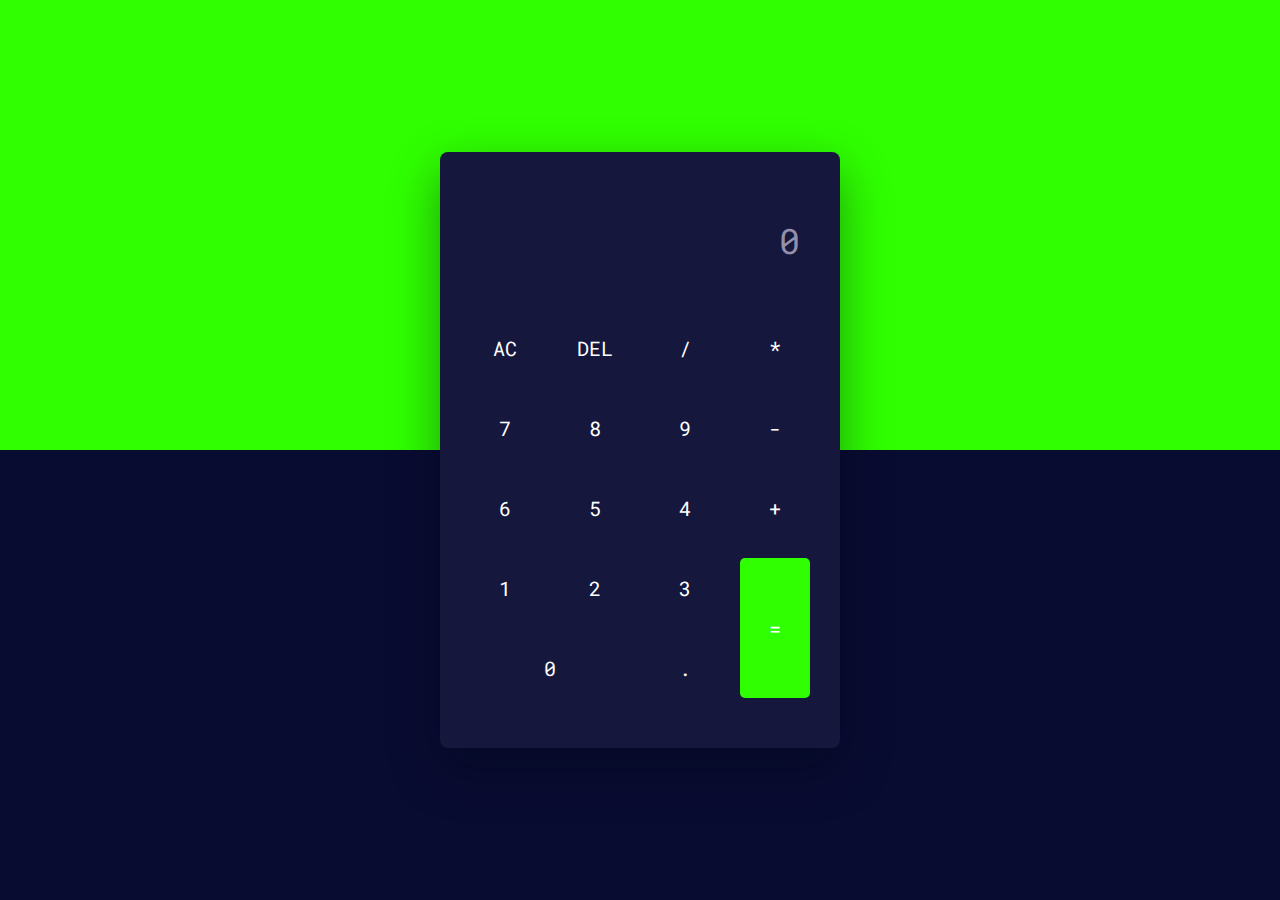
<file: CALCULATOR/index.html>
<!DOCTYPE html>
<html lang="en">
  <head>
    <meta name="viewport" content="width=device-width, initial-scale=1.0" />
    <title>Calculator</title>
    <!-- Google Font -->
    <link
      href="https://fonts.googleapis.com/css2?family=Roboto+Mono:wght@500&display=swap"
      rel="stylesheet"
    />
    <!-- Stylesheet -->
    <link rel="stylesheet" href="style.css" />
  </head>
  <body>
    <div class="calculator">
      <div class="display">
        <input type="text" placeholder="0" id="input" disabled />
      </div>
      <div class="buttons">
        <!-- Full Erase -->
        <input type="button" value="AC" id="clear" />
        <!-- Erase Single Value -->
        <input type="button" value="DEL" id="erase" />
        <input type="button" value="/" class="input-button" />
        <input type="button" value="*" class="input-button" />

        <input type="button" value="7" class="input-button" />
        <input type="button" value="8" class="input-button" />
        <input type="button" value="9" class="input-button" />
        <input type="button" value="-" class="input-button" />

        <input type="button" value="6" class="input-button" />
        <input type="button" value="5" class="input-button" />
        <input type="button" value="4" class="input-button" />
        <input type="button" value="+" class="input-button" />

        <input type="button" value="1" class="input-button" />
        <input type="button" value="2" class="input-button" />
        <input type="button" value="3" class="input-button" />

        <input type="button" value="=" id="equal" />
        <input type="button" value="0" class="input-button" />
        <input type="button" value="." class="input-button" />
      </div>
    </div>
    <!-- Script -->
    <script src="script.js"></script>
  </body>
</html>
</file>
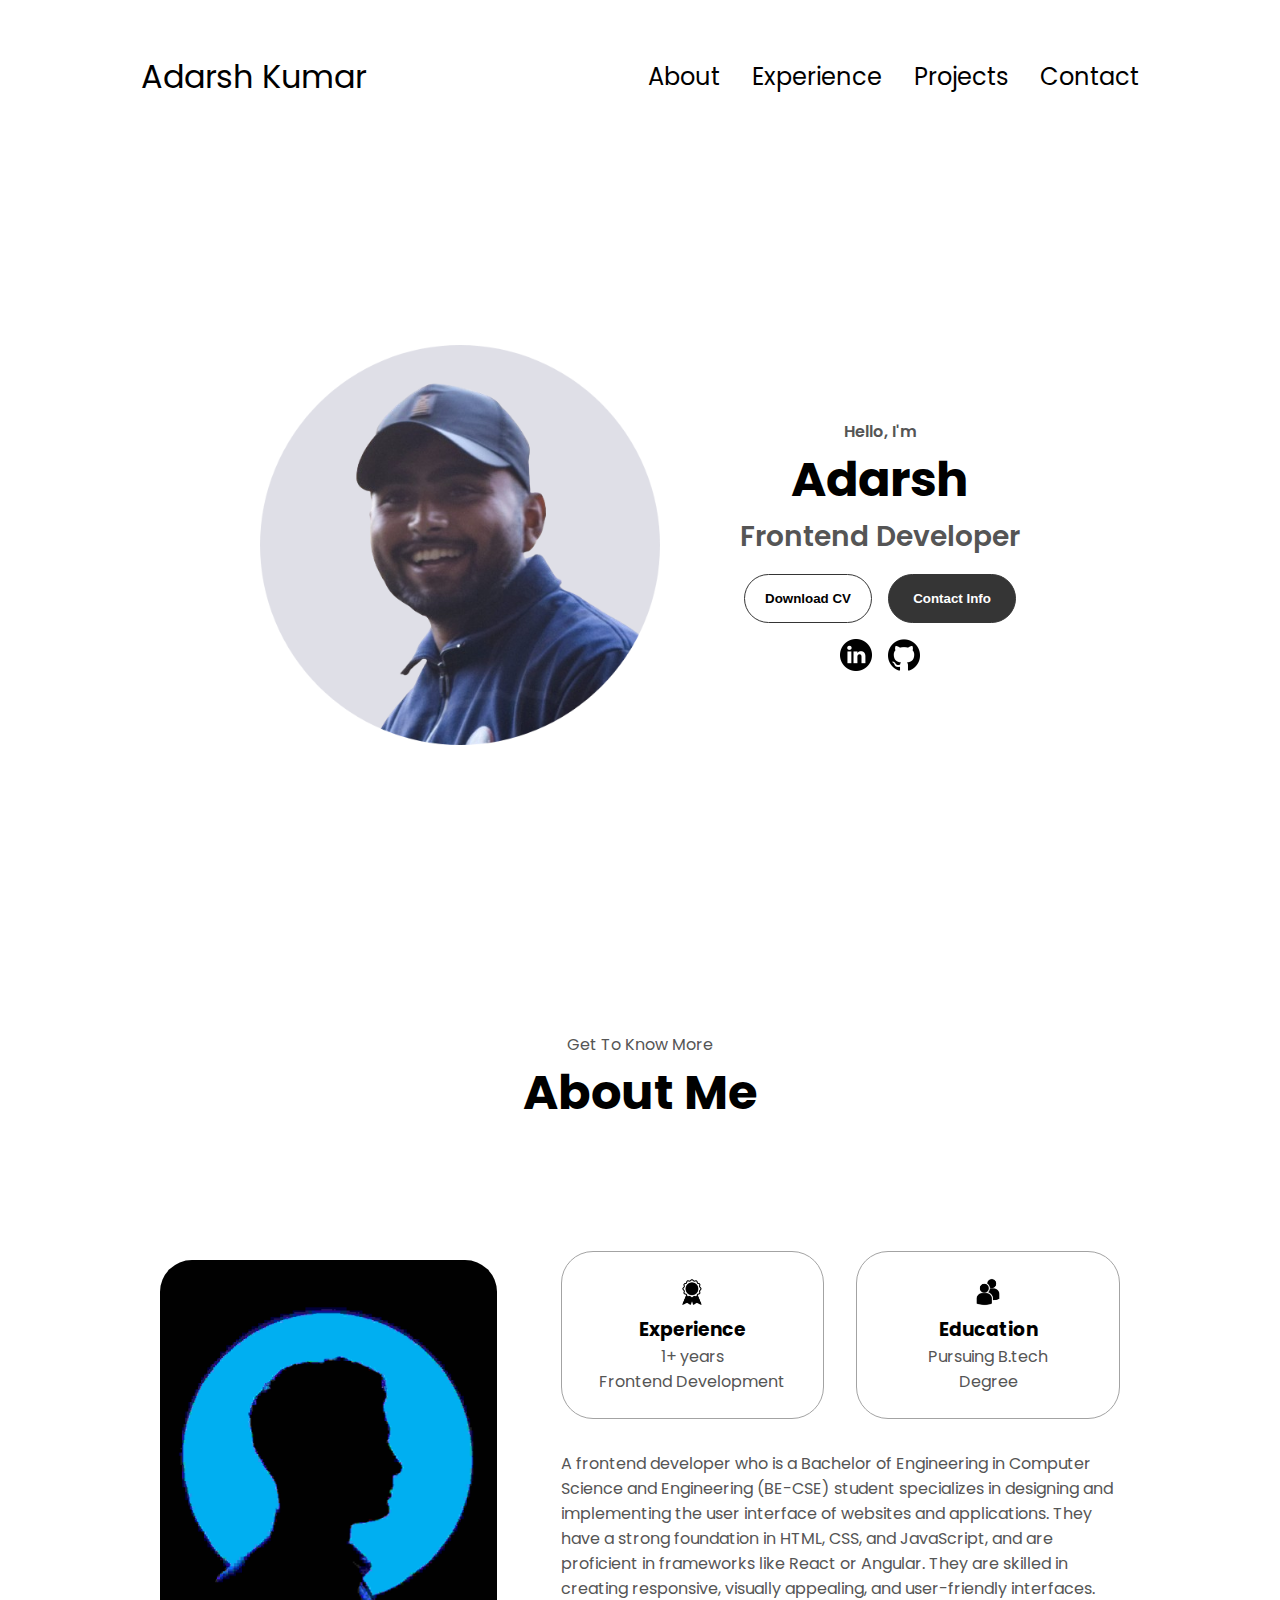
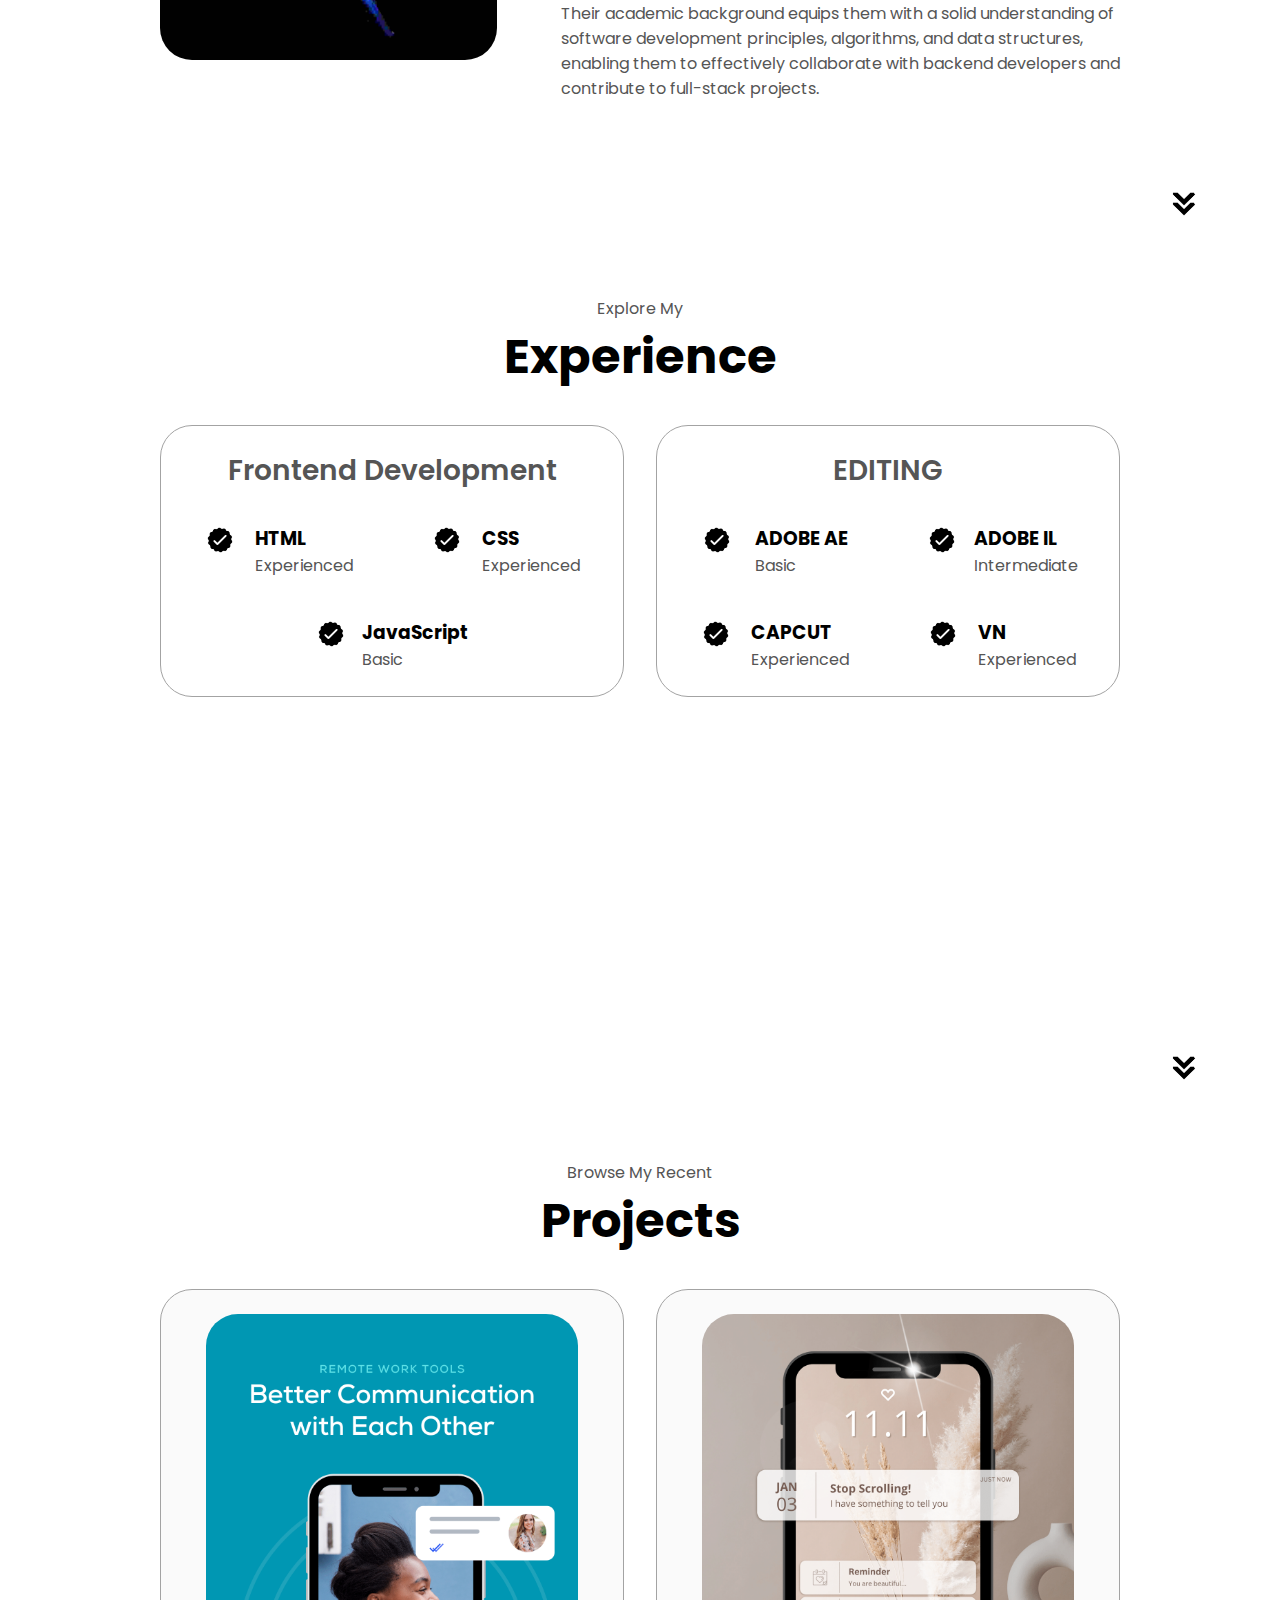
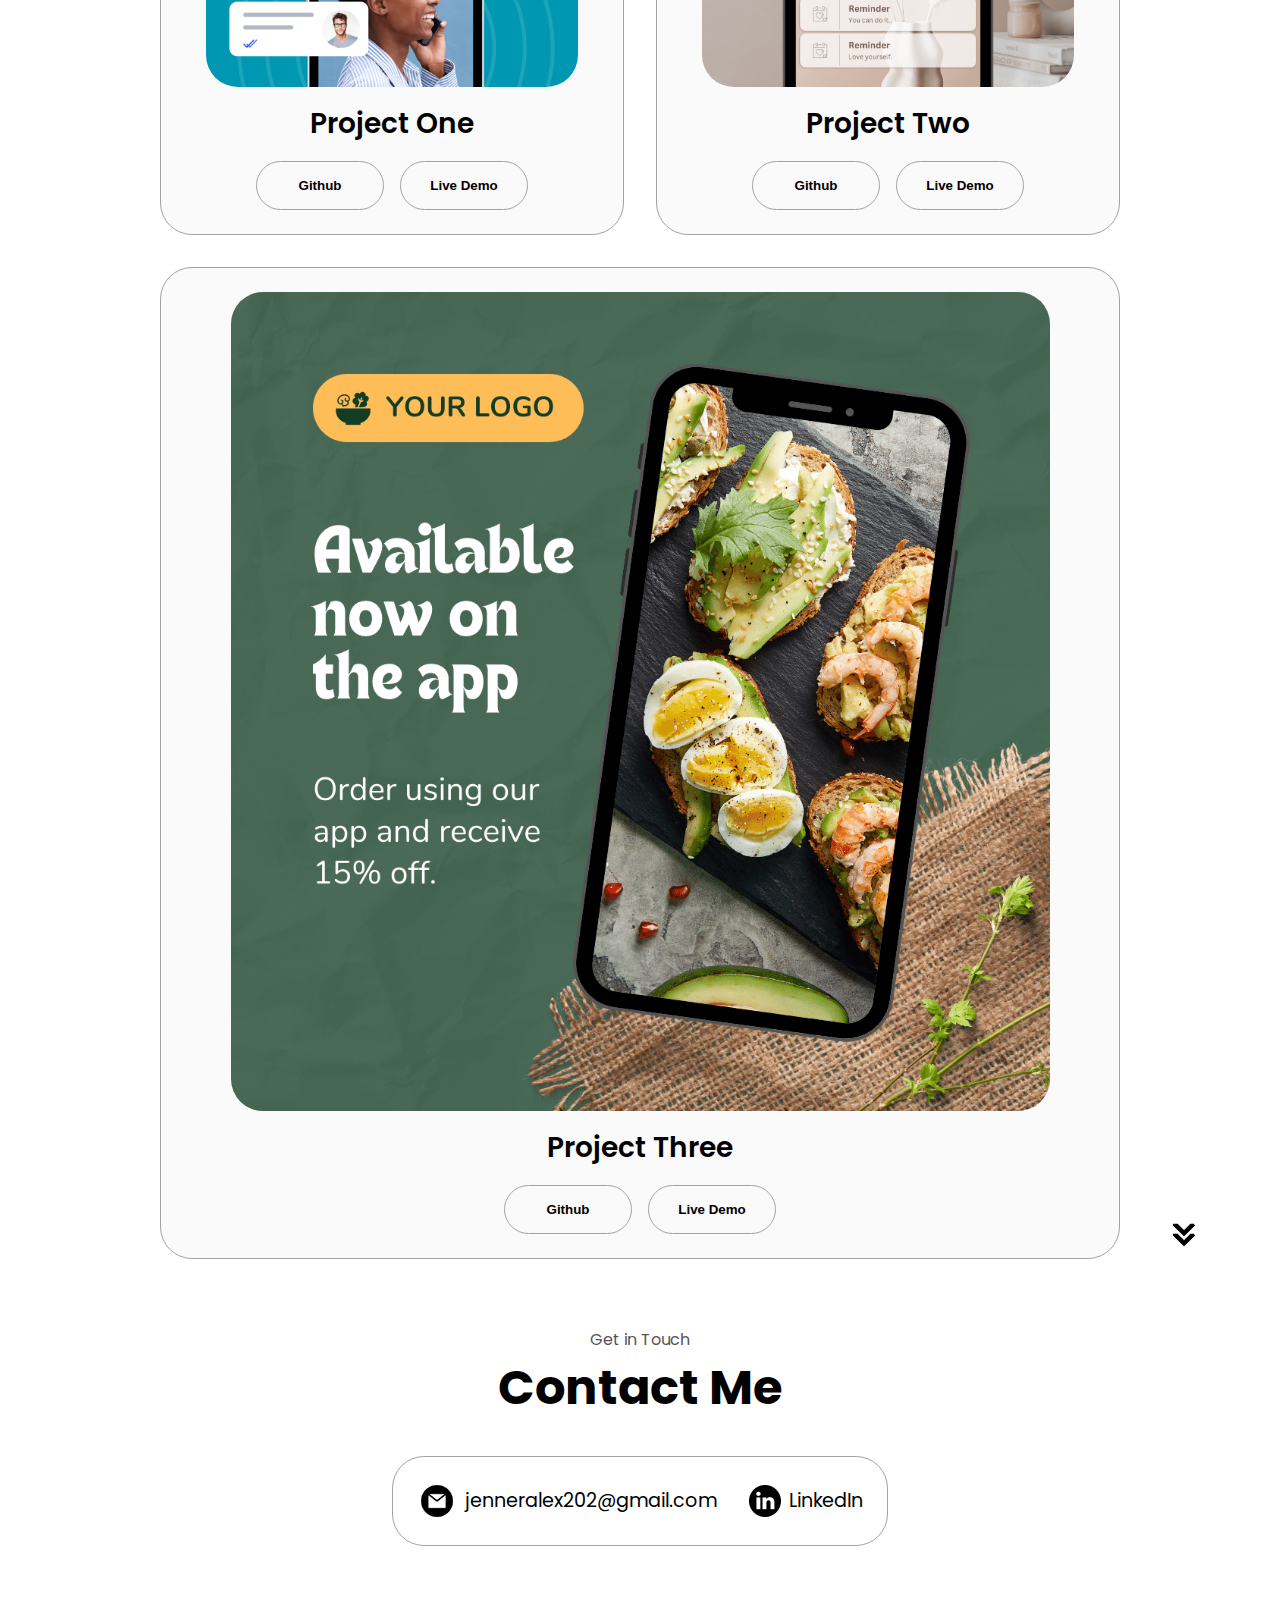
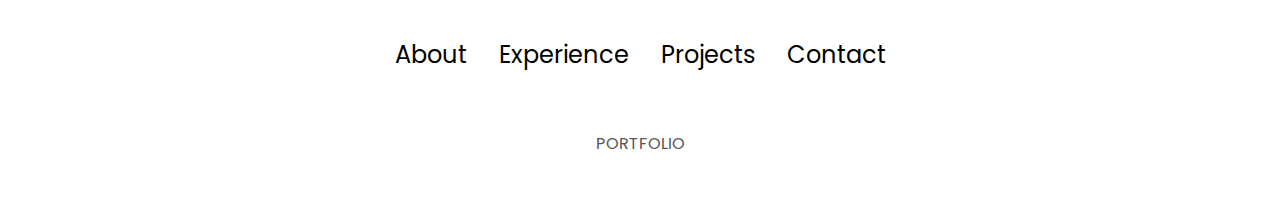
<file: PORTFOLIO/index.html>
<!DOCTYPE html>
<html lang="en">
  <head>
    <meta charset="UTF-8" />
    <meta http-equiv="X-UA-Compatible" content="IE=edge" />
    <meta name="viewport" content="width=device-width, initial-scale=1.0" />
    <title>My Portfolio</title>
    <link rel="stylesheet" href="style.css" />
    <link rel="stylesheet" href="mediaqueries.css" />
  </head>
  <body>
    <nav id="desktop-nav">
      <div class="logo">Adarsh Kumar</div>
      <div>
        <ul class="nav-links">
          <li><a href="#about">About</a></li>
          <li><a href="#experience">Experience</a></li>
          <li><a href="#projects">Projects</a></li>
          <li><a href="#contact">Contact</a></li>
        </ul>
      </div>
    </nav>
    <nav id="hamburger-nav">
      <div class="logo">Adarsh Kumar</div>
      <div class="hamburger-menu">
        <div class="hamburger-icon" onclick="toggleMenu()">
          <span></span>
          <span></span>
          <span></span>
        </div>
        <div class="menu-links">
          <li><a href="#about" onclick="toggleMenu()">About</a></li>
          <li><a href="#experience" onclick="toggleMenu()">Experience</a></li>
          <li><a href="#projects" onclick="toggleMenu()">Projects</a></li>
          <li><a href="#contact" onclick="toggleMenu()">Contact</a></li>
        </div>
      </div>
    </nav>
    <section id="profile">
      <div class="section__pic-container">
        <img src="profile-pic1.png" alt="Adarsh profile picture" />
      </div>
      <div class="section__text">
        <p class="section__text__p1">Hello, I'm</p>
        <h1 class="title">Adarsh</h1>
        <p class="section__text__p2">Frontend Developer</p>
        <div class="btn-container">
          <button
            class="btn btn-color-2"
            onclick="window.open('./assets/resume-example.pdf')"
          >
            Download CV
          </button>
          <button class="btn btn-color-1" onclick="location.href='./#contact'">
            Contact Info
          </button>
        </div>
        <div id="socials-container">
          <img
            src="linkedin.png"
            alt="My LinkedIn profile"
            class="icon"
            onclick="location.href='https://linkedin.com/'"
          />
          <img
            src="github.png"
            alt="My Github profile"
            class="icon"
            onclick="location.href='https://github.com/'"
          />
        </div>
      </div>
    </section>
    <section id="about">
      <p class="section__text__p1">Get To Know More</p>
      <h1 class="title">About Me</h1>
      <div class="section-container">
        <div class="section__pic-container">
          <img
            src="about-pic1.png"
            alt="Profile picture"
            class="about-pic"
          />
        </div>
        <div class="about-details-container">
          <div class="about-containers">
            <div class="details-container">
              <img
                src="experience.png"
                alt="Experience icon"
                class="icon"
              />
              <h3>Experience</h3>
              <p>1+ years <br />Frontend Development</p>
            </div>
            <div class="details-container">
              <img
                src="education.png"
                alt="Education icon"
                class="icon"
              />
              <h3>Education</h3>
              <p>Pursuing B.tech<br />Degree</p>
            </div>
          </div>
          <div class="text-container">
            <p>
                A frontend developer who is a Bachelor of Engineering in Computer Science 
                and Engineering (BE-CSE) student specializes in designing and implementing 
                the user interface of websites and applications. They have a strong foundation 
                in HTML, CSS, and JavaScript, and are proficient in frameworks like React or Angular. 
                They are skilled in creating responsive, visually appealing, and user-friendly interfaces. 
                Their academic background equips them with a solid understanding of software development
                 principles, algorithms, and data structures, enabling them to effectively collaborate with
                  backend developers and contribute to full-stack projects.
            </p>
          </div>
        </div>
      </div>
      <img
        src="arrow.png"
        alt="Arrow icon"
        class="icon arrow"
        onclick="location.href='./#experience'"
      />
    </section>
    <section id="experience">
      <p class="section__text__p1">Explore My</p>
      <h1 class="title">Experience</h1>
      <div class="experience-details-container">
        <div class="about-containers">
          <div class="details-container">
            <h2 class="experience-sub-title">Frontend Development</h2>
            <div class="article-container">
              <article>
                <img
                  src="checkmark.png"
                  alt="Experience icon"
                  class="icon"
                />
                <div>
                  <h3>HTML</h3>
                  <p>Experienced</p>
                </div>
              </article>
              <article>
                <img
                  src="checkmark.png"
                  alt="Experience icon"
                  class="icon"
                />
                <div>
                  <h3>CSS</h3>
                  <p>Experienced</p>
                </div>
              </article>
              
              <article>
                <img
                  src="checkmark.png"
                  alt="Experience icon"
                  class="icon"
                />
                <div>
                  <h3>JavaScript</h3>
                  <p>Basic</p>
                </div>
              </article>
            </div>
          </div>
          <div class="details-container">
            <h2 class="experience-sub-title">EDITING</h2>
            <div class="article-container">
              <article>
                <img
                  src="checkmark.png"
                  alt="Experience icon"
                  class="icon"
                />
                <div>
                  <h3>ADOBE AE</h3>
                  <p>Basic</p>
                </div>
              </article>
              <article>
                <img
                  src="checkmark.png"
                  alt="Experience icon"
                  class="icon"
                />
                <div>
                  <h3>ADOBE IL</h3>
                  <p>Intermediate</p>
                </div>
              </article>
              <article>
                <img
                  src="checkmark.png"
                  alt="Experience icon"
                  class="icon"
                />
                <div>
                  <h3>CAPCUT</h3>
                  <p>Experienced</p>
                </div>
              </article>
              <article>
                <img
                  src="checkmark.png"
                  alt="Experience icon"
                  class="icon"
                />
                <div>
                  <h3>VN</h3>
                  <p>Experienced</p>
                </div>
              </article>
            </div>
          </div>
        </div>
      </div>
      <img
        src="arrow.png"
        alt="Arrow icon"
        class="icon arrow"
        onclick="location.href='./#projects'"
      />
    </section>
    <section id="projects">
      <p class="section__text__p1">Browse My Recent</p>
      <h1 class="title">Projects</h1>
      <div class="experience-details-container">
        <div class="about-containers">
          <div class="details-container color-container">
            <div class="article-container">
              <img
                src="project-1.png"
                alt="Project 1"
                class="project-img"
              />
            </div>
            <h2 class="experience-sub-title project-title">Project One</h2>
            <div class="btn-container">
              <button
                class="btn btn-color-2 project-btn"
                onclick="location.href='https://github.com/'"
              >
                Github
              </button>
              <button
                class="btn btn-color-2 project-btn"
                onclick="location.href='https://github.com/'"
              >
                Live Demo
              </button>
            </div>
          </div>
          <div class="details-container color-container">
            <div class="article-container">
              <img
                src="project-2.png"
                alt="Project 2"
                class="project-img"
              />
            </div>
            <h2 class="experience-sub-title project-title">Project Two</h2>
            <div class="btn-container">
              <button
                class="btn btn-color-2 project-btn"
                onclick="location.href='https://github.com/'"
              >
                Github
              </button>
              <button
                class="btn btn-color-2 project-btn"
                onclick="location.href='https://github.com/'"
              >
                Live Demo
              </button>
            </div>
          </div>
          <div class="details-container color-container">
            <div class="article-container">
              <img
                src="project-3.png"
                alt="Project 3"
                class="project-img"
              />
            </div>
            <h2 class="experience-sub-title project-title">Project Three</h2>
            <div class="btn-container">
              <button
                class="btn btn-color-2 project-btn"
                onclick="location.href='https://github.com/'"
              >
                Github
              </button>
              <button
                class="btn btn-color-2 project-btn"
                onclick="location.href='https://github.com/'"
              >
                Live Demo
              </button>
            </div>
          </div>
        </div>
      </div>
      <img
        src="arrow.png"
        alt="Arrow icon"
        class="icon arrow"
        onclick="location.href='./#contact'"
      />
    </section>
    <section id="contact">
      <p class="section__text__p1">Get in Touch</p>
      <h1 class="title">Contact Me</h1>
      <div class="contact-info-upper-container">
        <div class="contact-info-container">
          <img
            src="email.png"
            alt="Email icon"
            class="icon contact-icon email-icon"
          />
          <p><a href="mailto:examplemail@gmail.com">jenneralex202@gmail.com</a></p>
        </div>
        <div class="contact-info-container">
          <img
            src="linkedin.png"
            alt="LinkedIn icon"
            class="icon contact-icon"
          />
          <p><a href="https://www.linkedin.com">LinkedIn</a></p>
        </div>
      </div>
    </section>
    <footer>
      <nav>
        <div class="nav-links-container">
          <ul class="nav-links">
            <li><a href="#about">About</a></li>
            <li><a href="#experience">Experience</a></li>
            <li><a href="#projects">Projects</a></li>
            <li><a href="#contact">Contact</a></li>
          </ul>
        </div>
      </nav>
      <p>PORTFOLIO</p>
    </footer>
    <script src="script.js"></script>
  </body>
</html>
</file>
<file: CALCULATOR/style.css>
* {
    padding: 0;
    margin: 0;
    box-sizing: border-box;
    font-family: "Roboto Mono", monospace;
  }
  body {
    height: 100vh;
    background: linear-gradient(to bottom, #2fff00 50%, #090c31 50%);
  }
  .calculator {
    width: 400px;
    background-color: #15173c;
    padding: 50px 30px;
    position: absolute;
    transform: translate(-50%, -50%);
    top: 50%;
    left: 50%;
    border-radius: 8px;
    box-shadow: 0 20px 50px rgba(0, 5, 24, 0.4);
  }
  .display {
    width: 100%;
  }
  .display input {
    width: 100%;
    padding: 15px 10px;
    text-align: right;
    border: none;
    background-color: transparent;
    color: #ffffff;
    font-size: 35px;
  }
  .display input::placeholder {
    color: #9490ac;
  }
  .buttons {
    display: grid;
    grid-template-columns: repeat(4, 1fr);
    grid-gap: 20px;
    margin-top: 40px;
  }
  .buttons input[type="button"] {
    font-size: 20px;
    padding: 17px;
    border: none;
    background-color: transparent;
    color: #ffffff;
    cursor: pointer;
    border-radius: 5px;
  }
  .buttons input[type="button"]:hover {
    box-shadow: 0 8px 25px #000d2e;
  }
  input[type="button"]#equal {
    grid-row: span 2;
    background-color: #2fff00 ;
  }
  input[type="button"][value="0"] {
    grid-column: span 2;
  }
</file>
<file: PORTFOLIO/style.css>
/* GENERAL */

@import url("https://fonts.googleapis.com/css2?family=Poppins:wght@300;400;500;600&display=swap");

* {
  margin: 0;
  padding: 0;
}

body {
  font-family: "Poppins", sans-serif;
}

html {
  scroll-behavior: smooth;
}

p {
  color: rgb(85, 85, 85);
}

/* TRANSITION */

a,
.btn {
  transition: all 300ms ease;
}

/* DESKTOP NAV */

nav,
.nav-links {
  display: flex;
}

nav {
  justify-content: space-around;
  align-items: center;
  height: 17vh;
}

.nav-links {
  gap: 2rem;
  list-style: none;
  font-size: 1.5rem;
}

a {
  color: black;
  text-decoration: none;
  text-decoration-color: white;
}

a:hover {
  color: grey;
  text-decoration: underline;
  text-underline-offset: 1rem;
  text-decoration-color: rgb(181, 181, 181);
}

.logo {
  font-size: 2rem;
}

.logo:hover {
  cursor: default;
}

/* HAMBURGER MENU */

#hamburger-nav {
  display: none;
}

.hamburger-menu {
  position: relative;
  display: inline-block;
}

.hamburger-icon {
  display: flex;
  flex-direction: column;
  justify-content: space-between;
  height: 24px;
  width: 30px;
  cursor: pointer;
}

.hamburger-icon span {
  width: 100%;
  height: 2px;
  background-color: black;
  transition: all 0.3 ease-in-out;
}

.menu-links {
  position: absolute;
  top: 100%;
  right: 0;
  background-color: white;
  width: fit-content;
  max-height: 0;
  overflow: hidden;
  transition: all 0.3 ease-in-out;
}

.menu-links a {
  display: block;
  padding: 10px;
  text-align: center;
  font-size: 1.5rem;
  color: black;
  text-decoration: none;
  transition: all 0.3 ease-in-out;
}

.menu-links li {
  list-style: none;
}

.menu-links.open {
  max-height: 300px;
}

.hamburger-icon.open span:first-child {
  transform: rotate(45deg) translate(10px, 5px);
}

.hamburger-icon.open span:nth-child(2) {
  opacity: 0;
}

.hamburger-icon.open span:last-child {
  transform: rotate(-45deg) translate(10px, -5px);
}

.hamburger-icon span:first-child {
  transform: none;
}

.hamburger-icon span:first-child {
  opacity: 1;
}

.hamburger-icon span:first-child {
  transform: none;
}

/* SECTIONS */

section {
  padding-top: 4vh;
  height: 96vh;
  margin: 0 10rem;
  box-sizing: border-box;
  min-height: fit-content;
}

.section-container {
  display: flex;
}

/* PROFILE SECTION */

#profile {
  display: flex;
  justify-content: center;
  gap: 5rem;
  height: 80vh;
}

.section__pic-container {
  display: flex;
  height: 400px;
  width: 400px;
  margin: auto 0;
}

.section__text {
  align-self: center;
  text-align: center;
}

.section__text p {
  font-weight: 600;
}

.section__text__p1 {
  text-align: center;
}

.section__text__p2 {
  font-size: 1.75rem;
  margin-bottom: 1rem;
}

.title {
  font-size: 3rem;
  text-align: center;
}

#socials-container {
  display: flex;
  justify-content: center;
  margin-top: 1rem;
  gap: 1rem;
}

/* ICONS */

.icon {
  cursor: pointer;
  height: 2rem;
}

/* BUTTONS */

.btn-container {
  display: flex;
  justify-content: center;
  gap: 1rem;
}

.btn {
  font-weight: 600;
  transition: all 300ms ease;
  padding: 1rem;
  width: 8rem;
  border-radius: 2rem;
}

.btn-color-1,
.btn-color-2 {
  border: rgb(53, 53, 53) 0.1rem solid;
}

.btn-color-1:hover,
.btn-color-2:hover {
  cursor: pointer;
}

.btn-color-1,
.btn-color-2:hover {
  background: rgb(53, 53, 53);
  color: white;
}

.btn-color-1:hover {
  background: rgb(0, 0, 0);
}

.btn-color-2 {
  background: none;
}

.btn-color-2:hover {
  border: rgb(255, 255, 255) 0.1rem solid;
}

.btn-container {
  gap: 1rem;
}

/* ABOUT SECTION */

#about {
  position: relative;
}

.about-containers {
  gap: 2rem;
  margin-bottom: 2rem;
  margin-top: 2rem;
}

.about-details-container {
  justify-content: center;
  flex-direction: column;
}

.about-containers,
.about-details-container {
  display: flex;
}

.about-pic {
  border-radius: 2rem;
}

.arrow {
  position: absolute;
  right: -5rem;
  bottom: 2.5rem;
}

.details-container {
  padding: 1.5rem;
  flex: 1;
  background: white;
  border-radius: 2rem;
  border: rgb(53, 53, 53) 0.1rem solid;
  border-color: rgb(163, 163, 163);
  text-align: center;
}

.section-container {
  gap: 4rem;
  height: 80%;
}

.section__pic-container {
  height: 400px;
  width: 400px;
  margin: auto 0;
}

/* EXPERIENCE SECTION */

#experience {
  position: relative;
}

.experience-sub-title {
  color: rgb(85, 85, 85);
  font-weight: 600;
  font-size: 1.75rem;
  margin-bottom: 2rem;
}

.experience-details-container {
  display: flex;
  justify-content: center;
  flex-direction: column;
}

.article-container {
  display: flex;
  text-align: initial;
  flex-wrap: wrap;
  flex-direction: row;
  gap: 2.5rem;
  justify-content: space-around;
}

article {
  display: flex;
  width: 10rem;
  justify-content: space-around;
  gap: 0.5rem;
}

article .icon {
  cursor: default;
}

/* PROJECTS SECTION */

#projects {
  position: relative;
}

.color-container {
  border-color: rgb(163, 163, 163);
  background: rgb(250, 250, 250);
}

.project-img {
  border-radius: 2rem;
  width: 90%;
  height: 90%;
}

.project-title {
  margin: 1rem;
  color: black;
}

.project-btn {
  color: black;
  border-color: rgb(163, 163, 163);
}

/* CONTACT */

#contact {
  display: flex;
  justify-content: center;
  flex-direction: column;
  height: 70vh;
}

.contact-info-upper-container {
  display: flex;
  justify-content: center;
  border-radius: 2rem;
  border: rgb(53, 53, 53) 0.1rem solid;
  border-color: rgb(163, 163, 163);
  background: (250, 250, 250);
  margin: 2rem auto;
  padding: 0.5rem;
}

.contact-info-container {
  display: flex;
  align-items: center;
  justify-content: center;
  gap: 0.5rem;
  margin: 1rem;
}

.contact-info-container p {
  font-size: larger;
}

.contact-icon {
  cursor: default;
}

.email-icon {
  height: 2.5rem;
}

/* FOOTER SECTION */

footer {
  height: 26vh;
  margin: 0 1rem;
}

footer p {
  text-align: center;
}
</file>
<file: PORTFOLIO/mediaqueries.css>
@media screen and (max-width: 1400px) {
    #profile {
      height: 83vh;
      margin-bottom: 6rem;
    }
    .about-containers {
      flex-wrap: wrap;
    }
    #contact,
    #projects {
      height: fit-content;
    }
  }
  
  @media screen and (max-width: 1200px) {
    #desktop-nav {
      display: none;
    }
    #hamburger-nav {
      display: flex;
    }
    #experience,
    .experience-details-container {
      margin-top: 2rem;
    }
    #profile,
    .section-container {
      display: block;
    }
    .arrow {
      display: none;
    }
    section,
    .section-container {
      height: fit-content;
    }
    section {
      margin: 0 5%;
    }
    .section__pic-container {
      width: 275px;
      height: 275px;
      margin: 0 auto 2rem;
    }
    .about-containers {
      margin-top: 0;
    }
  }
  
  @media screen and (max-width: 600px) {
    #contact,
    footer {
      height: 40vh;
    }
    #profile {
      height: 83vh;
      margin-bottom: 0;
    }
    article {
      font-size: 1rem;
    }
    footer nav {
      height: fit-content;
      margin-bottom: 2rem;
    }
    .about-containers,
    .contact-info-upper-container,
    .btn-container {
      flex-wrap: wrap;
    }
    .contact-info-container {
      margin: 0;
    }
    .contact-info-container p,
    .nav-links li a {
      font-size: 1rem;
    }
    .experience-sub-title {
      font-size: 1.25rem;
    }
    .logo {
      font-size: 1.5rem;
    }
    .nav-links {
      flex-direction: column;
      gap: 0.5rem;
      text-align: center;
    }
    .section__pic-container {
      width: auto;
      height: 46vw;
      justify-content: center;
    }
    .section__text__p2 {
      font-size: 1.25rem;
    }
    .title {
      font-size: 2rem;
    }
    .text-container {
      text-align: justify;
    }
  }
</file>
